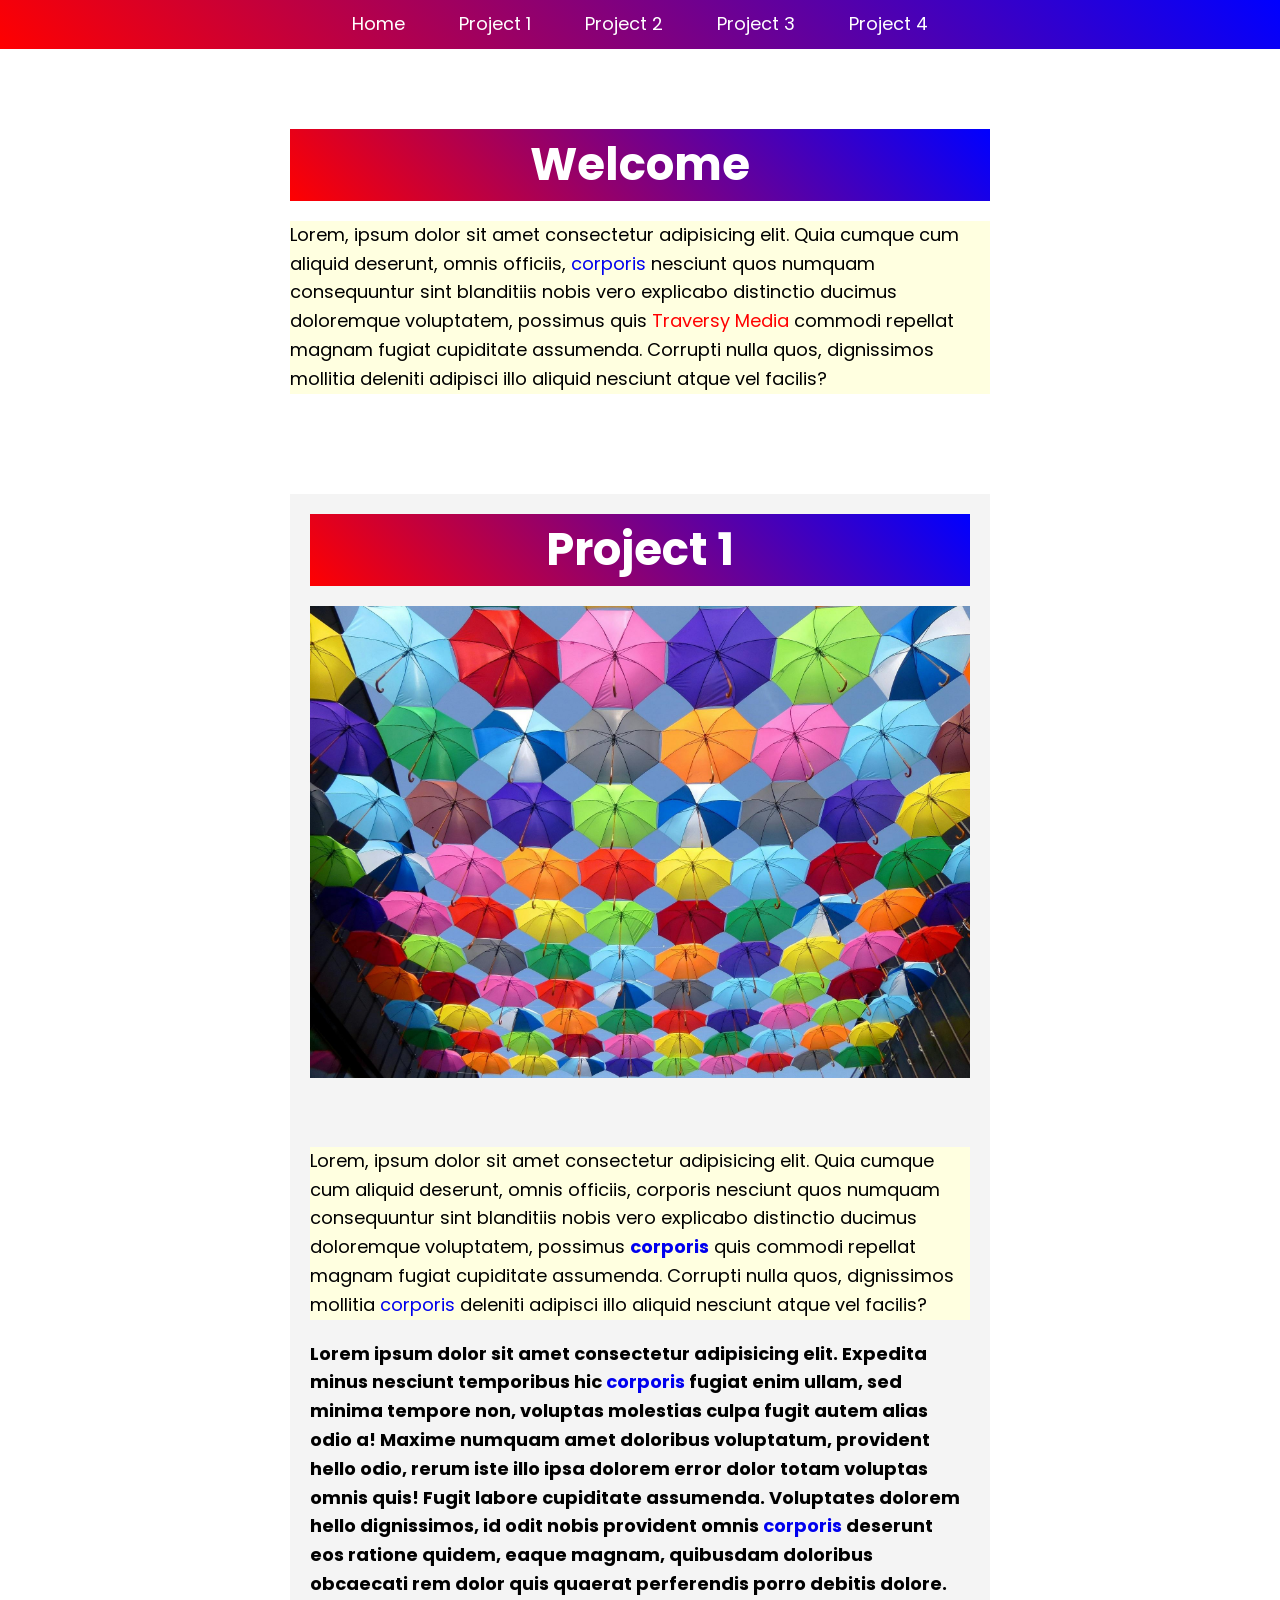
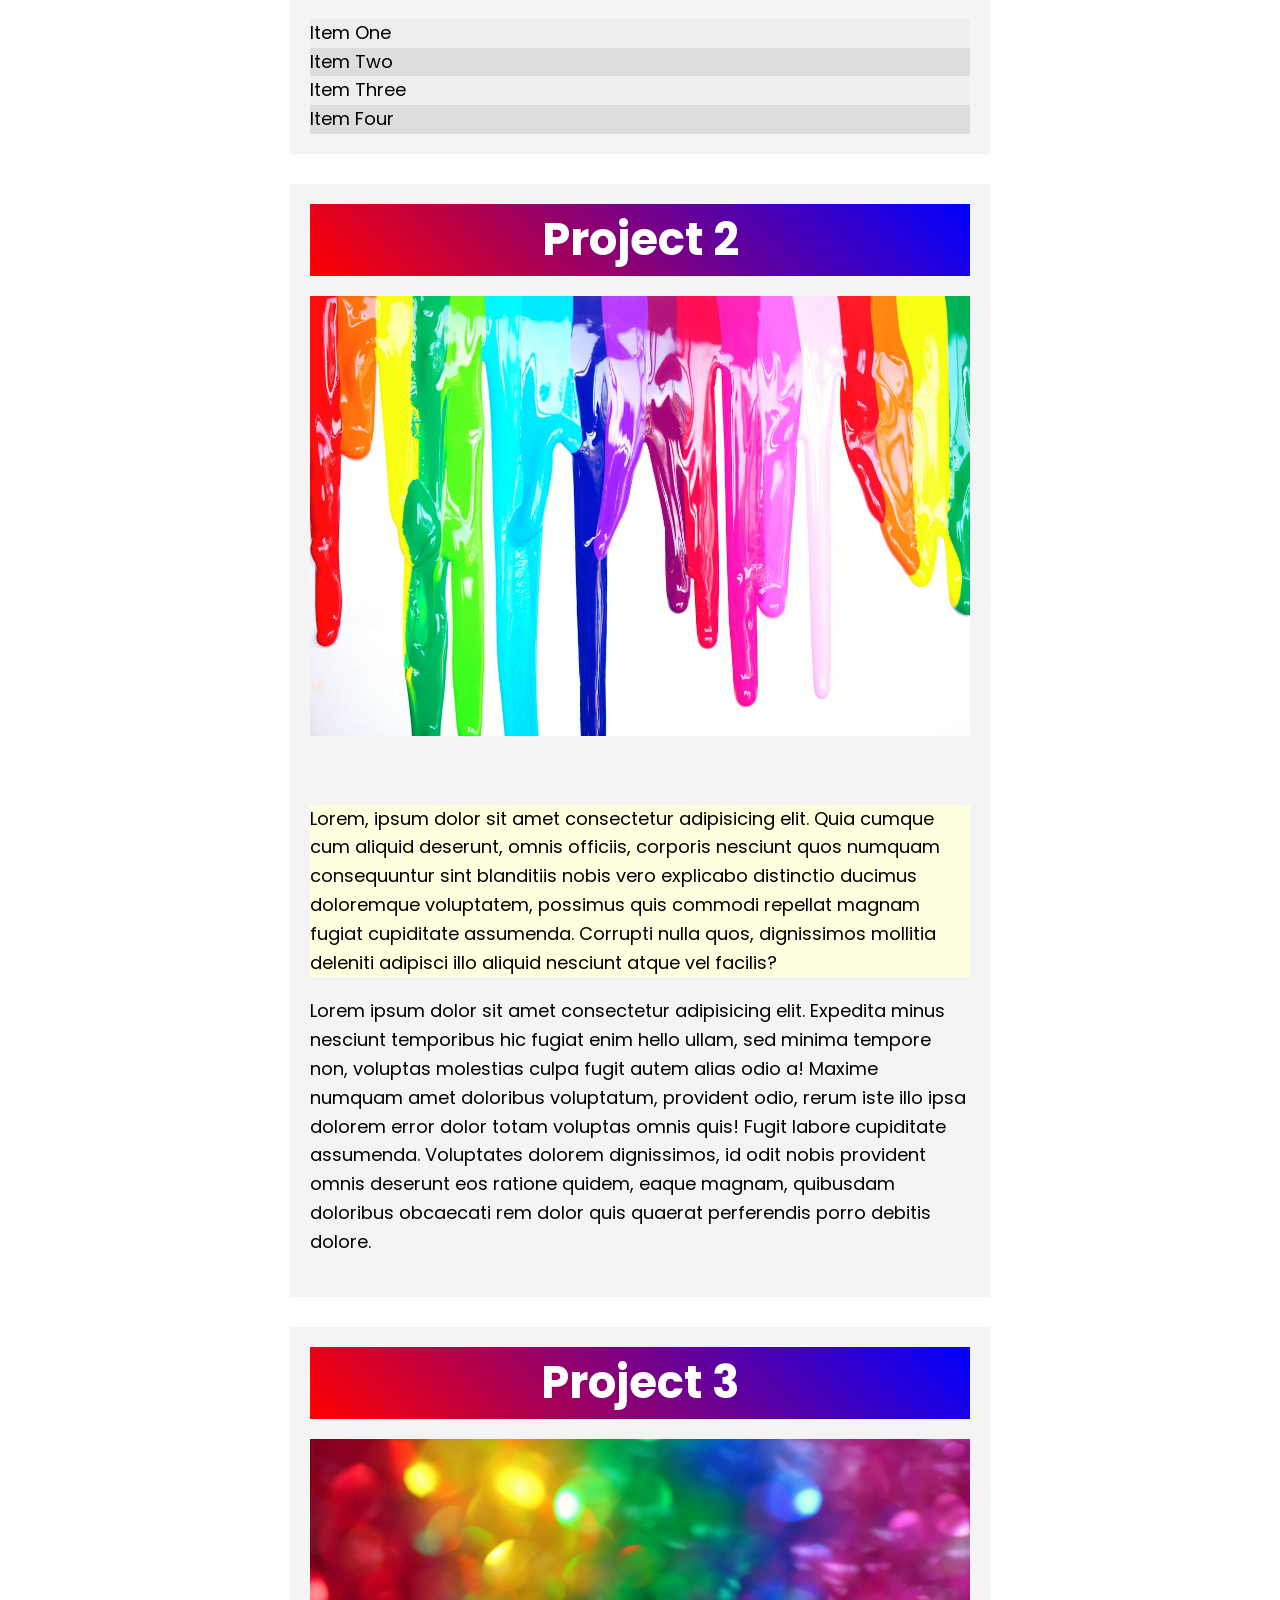
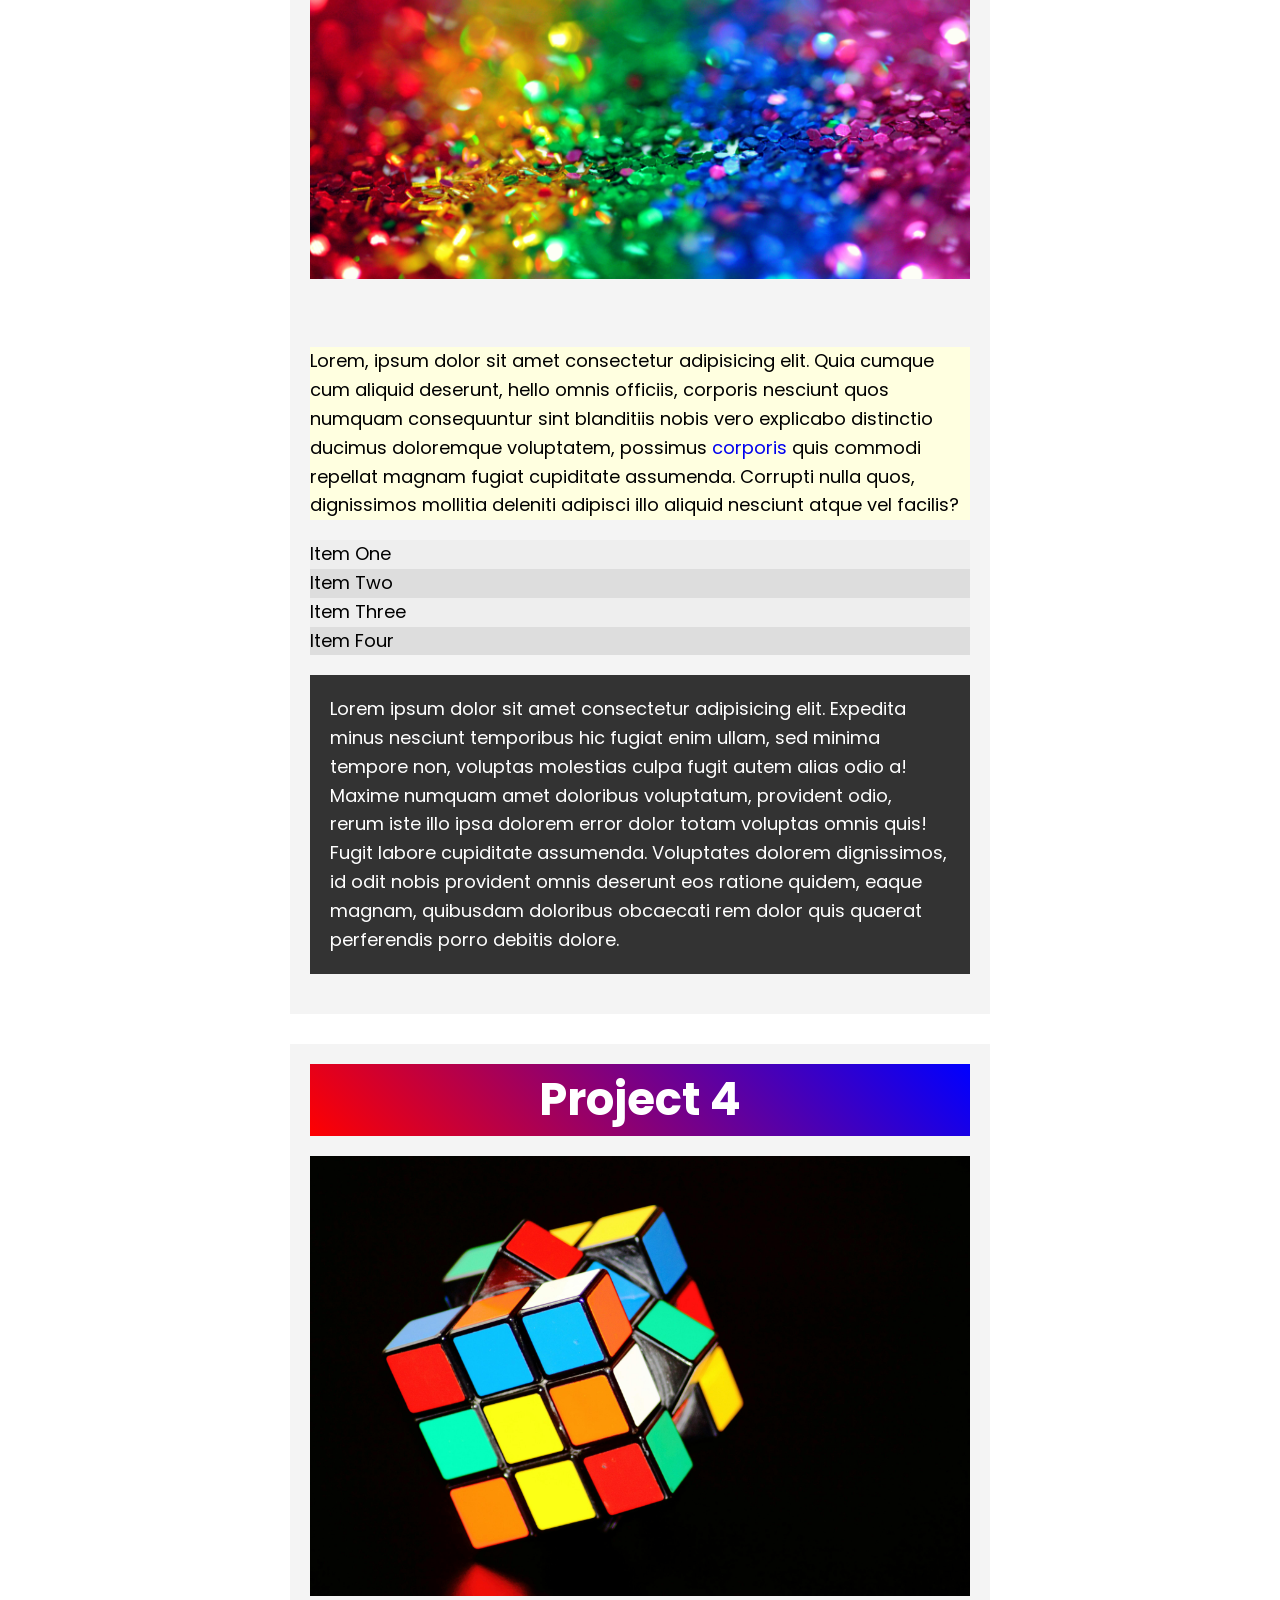
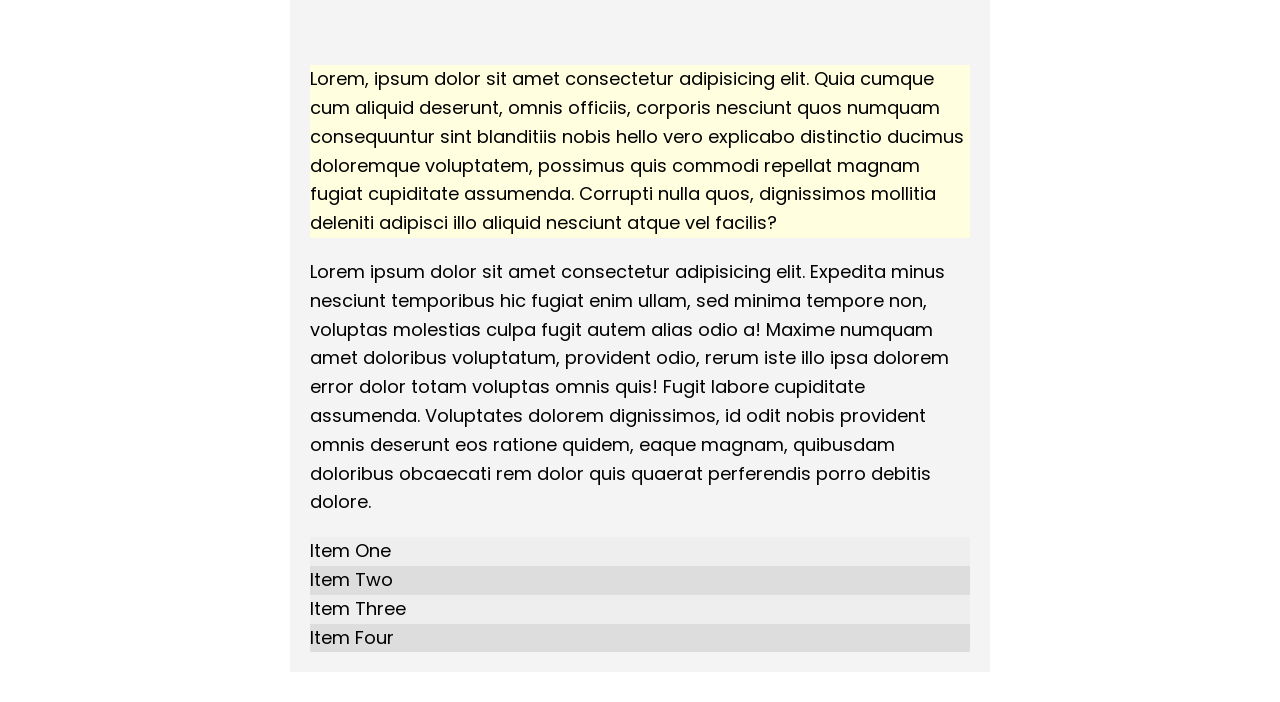
<file: 8.Section_14/index.html>
<!DOCTYPE html>
<html lang="en">
  <head>
    <meta charset="UTF-8" />
    <meta name="viewport" content="width=device-width, initial-scale=1.0" />
    <link rel="preconnect" href="https://fonts.googleapis.com" />
    <link rel="preconnect" href="https://fonts.gstatic.com" crossorigin />
    <link
      href="https://fonts.googleapis.com/css2?family=Poppins:wght@300;400;500;600;700;800&display=swap"
      rel="stylesheet"
    />
    <link rel="stylesheet" href="styles.css" />
    <title>HTML & CSS Sandbox</title>
  </head>
  <body>
    <header class="header">
      <nav class="menu">
        <ul>
          <li><a href="#home">Home</a></li>
          <li><a href="#project-1">Project 1</a></li>
          <li><a href="#project-2">Project 2</a></li>
          <li><a href="#project-3">Project 3</a></li>
          <li><a href="#project-4">Project 4</a></li>
        </ul>
      </nav>
    </header>

    <main class="container">
      <section id="home" class="section">
        <h2>Welcome</h2>
        <p>
          Lorem, ipsum dolor sit amet consectetur adipisicing elit. Quia cumque
          cum aliquid deserunt, omnis officiis,
          <a href="#">corporis</a> nesciunt quos numquam consequuntur sint
          blanditiis nobis vero explicabo distinctio ducimus doloremque
          voluptatem, possimus quis
          <a href="https://traversymedia.com">Traversy Media</a> commodi
          repellat magnam fugiat cupiditate assumenda. Corrupti nulla quos,
          dignissimos mollitia deleniti adipisci illo aliquid nesciunt atque vel
          facilis?
        </p>
      </section>

      <section id="project-1" class="section">
        <h2>Project 1</h2>
        <img src="./project1.jpg" alt="" />
        <p>
          Lorem, ipsum dolor sit amet consectetur adipisicing elit. Quia cumque
          cum aliquid deserunt, omnis officiis, corporis nesciunt quos numquam
          consequuntur sint blanditiis nobis vero explicabo distinctio ducimus
          doloremque voluptatem, possimus <a href="#">corporis</a> quis commodi
          repellat magnam fugiat cupiditate assumenda. Corrupti nulla quos,
          dignissimos mollitia <a href="#">corporis</a> deleniti adipisci illo
          aliquid nesciunt atque vel facilis?
        </p>

        <p>
          Lorem ipsum dolor sit amet consectetur adipisicing elit. Expedita
          minus nesciunt temporibus hic <a href="#">corporis</a> fugiat enim
          ullam, sed minima tempore non, voluptas molestias culpa fugit autem
          alias odio a! Maxime numquam amet doloribus voluptatum, provident
          hello odio, rerum iste illo ipsa dolorem error dolor totam voluptas
          omnis quis! Fugit labore cupiditate assumenda. Voluptates dolorem
          <span>hello</span> dignissimos, id odit nobis provident omnis
          <a href="#">corporis</a> deserunt eos ratione quidem, eaque magnam,
          quibusdam doloribus obcaecati rem dolor quis quaerat perferendis porro
          debitis dolore.
        </p>

        <ul>
          <li>Item One</li>
          <li>Item Two</li>
          <li>Item Three</li>
          <li>Item Four</li>
        </ul>
      </section>

      <section id="project-2" class="section">
        <h2>Project 2</h2>
        <img src="./project2.jpg" alt="" />
        <p>
          Lorem, ipsum dolor sit amet consectetur adipisicing elit. Quia cumque
          cum aliquid deserunt, omnis officiis, corporis nesciunt quos numquam
          consequuntur sint blanditiis nobis vero explicabo distinctio ducimus
          doloremque voluptatem, possimus quis commodi repellat magnam fugiat
          cupiditate assumenda. Corrupti nulla quos, dignissimos mollitia
          deleniti adipisci illo aliquid nesciunt atque vel facilis?
        </p>

        <p>
          Lorem ipsum dolor sit amet consectetur adipisicing elit. Expedita
          minus nesciunt temporibus hic fugiat enim hello ullam, sed minima
          tempore non, voluptas molestias culpa fugit autem alias odio a! Maxime
          numquam amet doloribus voluptatum, provident odio, rerum iste illo
          ipsa dolorem error dolor totam voluptas omnis quis! Fugit labore
          cupiditate assumenda. Voluptates dolorem dignissimos, id odit nobis
          provident omnis deserunt eos ratione quidem, eaque magnam, quibusdam
          doloribus obcaecati rem dolor quis quaerat perferendis porro debitis
          dolore.
        </p>
      </section>

      <section id="project-3" class="section">
        <h2>Project 3</h2>
        <img src="./project3.jpg" alt="" />
        <p>
          Lorem, ipsum dolor sit amet consectetur adipisicing elit. Quia cumque
          cum aliquid deserunt, <span>hello</span> omnis officiis, corporis
          nesciunt quos numquam consequuntur sint blanditiis nobis vero
          explicabo distinctio ducimus doloremque voluptatem, possimus
          <a href="#">corporis</a> quis commodi repellat magnam fugiat
          cupiditate assumenda. Corrupti nulla quos, dignissimos mollitia
          deleniti adipisci illo aliquid nesciunt atque vel facilis?
        </p>
        <ul>
          <li>Item One</li>
          <li>Item Two</li>
          <li>Item Three</li>
          <li>Item Four</li>
        </ul>
        <p>
          Lorem ipsum dolor sit amet consectetur adipisicing elit. Expedita
          minus nesciunt temporibus hic fugiat enim ullam, sed minima tempore
          non, voluptas molestias culpa fugit autem alias odio a! Maxime numquam
          amet doloribus voluptatum, provident odio, rerum iste illo ipsa
          dolorem error dolor totam voluptas omnis quis! Fugit labore cupiditate
          assumenda. Voluptates dolorem dignissimos, id odit nobis provident
          omnis deserunt eos ratione quidem, eaque magnam, quibusdam doloribus
          obcaecati rem dolor quis quaerat perferendis porro debitis dolore.
        </p>
      </section>

      <section id="project-4" class="section">
        <h2>Project 4</h2>
        <img src="./project4.jpg" alt="" />
        <p>
          Lorem, ipsum dolor sit amet consectetur adipisicing elit. Quia cumque
          cum aliquid deserunt, omnis officiis, corporis nesciunt quos numquam
          consequuntur sint blanditiis nobis <span>hello</span> vero explicabo
          distinctio ducimus doloremque voluptatem, possimus quis commodi
          repellat magnam fugiat cupiditate assumenda. Corrupti nulla quos,
          dignissimos mollitia deleniti adipisci illo aliquid nesciunt atque vel
          facilis?
        </p>

        <p>
          Lorem ipsum dolor sit amet consectetur adipisicing elit. Expedita
          minus nesciunt temporibus hic fugiat enim ullam, sed minima tempore
          non, voluptas molestias culpa fugit autem alias odio a! Maxime numquam
          amet doloribus voluptatum, provident odio, rerum iste illo ipsa
          dolorem error dolor totam voluptas omnis quis! Fugit labore cupiditate
          assumenda. Voluptates dolorem dignissimos, id odit nobis provident
          omnis deserunt eos ratione quidem, eaque magnam, quibusdam doloribus
          obcaecati rem dolor quis quaerat perferendis porro debitis dolore.
        </p>

        <ul>
          <li>Item One</li>
          <li>Item Two</li>
          <li>Item Three</li>
          <li>Item Four</li>
        </ul>
      </section>
    </main>
  </body>
</html>
</file>
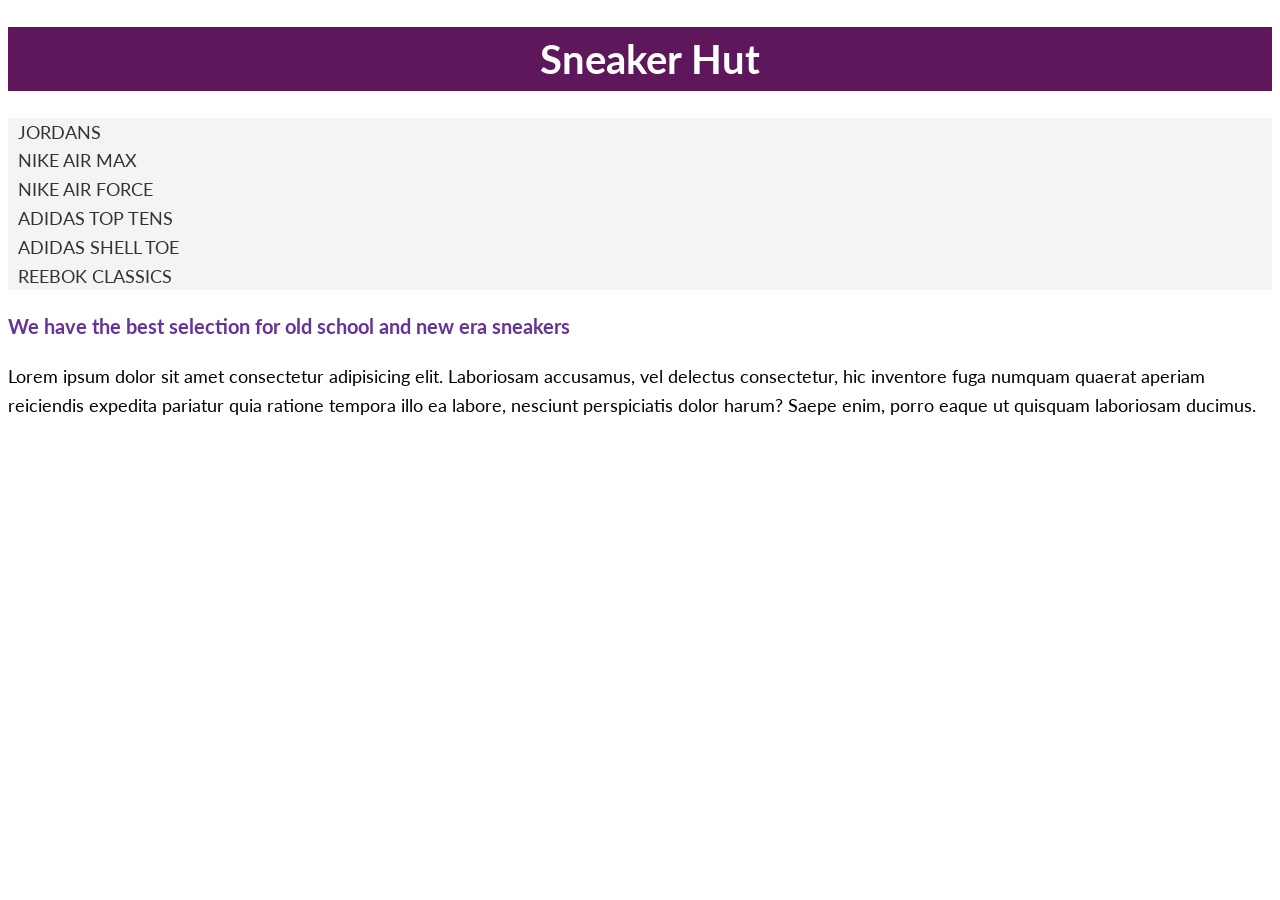
<file: Section_5/index.html>
<!DOCTYPE html>
<html lang="en">
  <head>
    <meta charset="UTF-8" />
    <meta name="viewport" content="width=device-width, initial-scale=1.0" />
    <link rel="preconnect" href="https://fonts.googleapis.com" />
    <link rel="preconnect" href="https://fonts.gstatic.com" crossorigin />
    <link
      href="https://fonts.googleapis.com/css2?family=Lato:wght@300;400;700&display=swap"
      rel="stylesheet"
    />
    <link rel="stylesheet" href="styles.css" />
    <title>HTML & CSS Sandbox</title>
  </head>
  <body>
    <header class="header">
      <h1>Sneaker Hut</h1>
    </header>

    <nav>
      <ul class="main-menu">
        <li><a href="#">Jordans</a></li>
        <li><a href="#">Nike Air Max</a></li>
        <li><a href="#">Nike Air Force</a></li>
        <li><a href="#">Adidas Top Tens</a></li>
        <li><a href="#">Adidas Shell Toe</a></li>
        <li><a href="#">Reebok Classics</a></li>
      </ul>
    </nav>

    <section>
      <p class="lead">
        We have the best selection for old school and new era sneakers
      </p>

      <p>
        Lorem ipsum dolor sit amet consectetur adipisicing elit. Laboriosam
        accusamus, vel delectus consectetur, hic inventore fuga numquam quaerat
        aperiam reiciendis expedita pariatur quia ratione tempora illo ea
        labore, nesciunt perspiciatis dolor harum? Saepe enim, porro eaque ut
        quisquam laboriosam ducimus.
      </p>
    </section>
  </body>
</html>
</file>
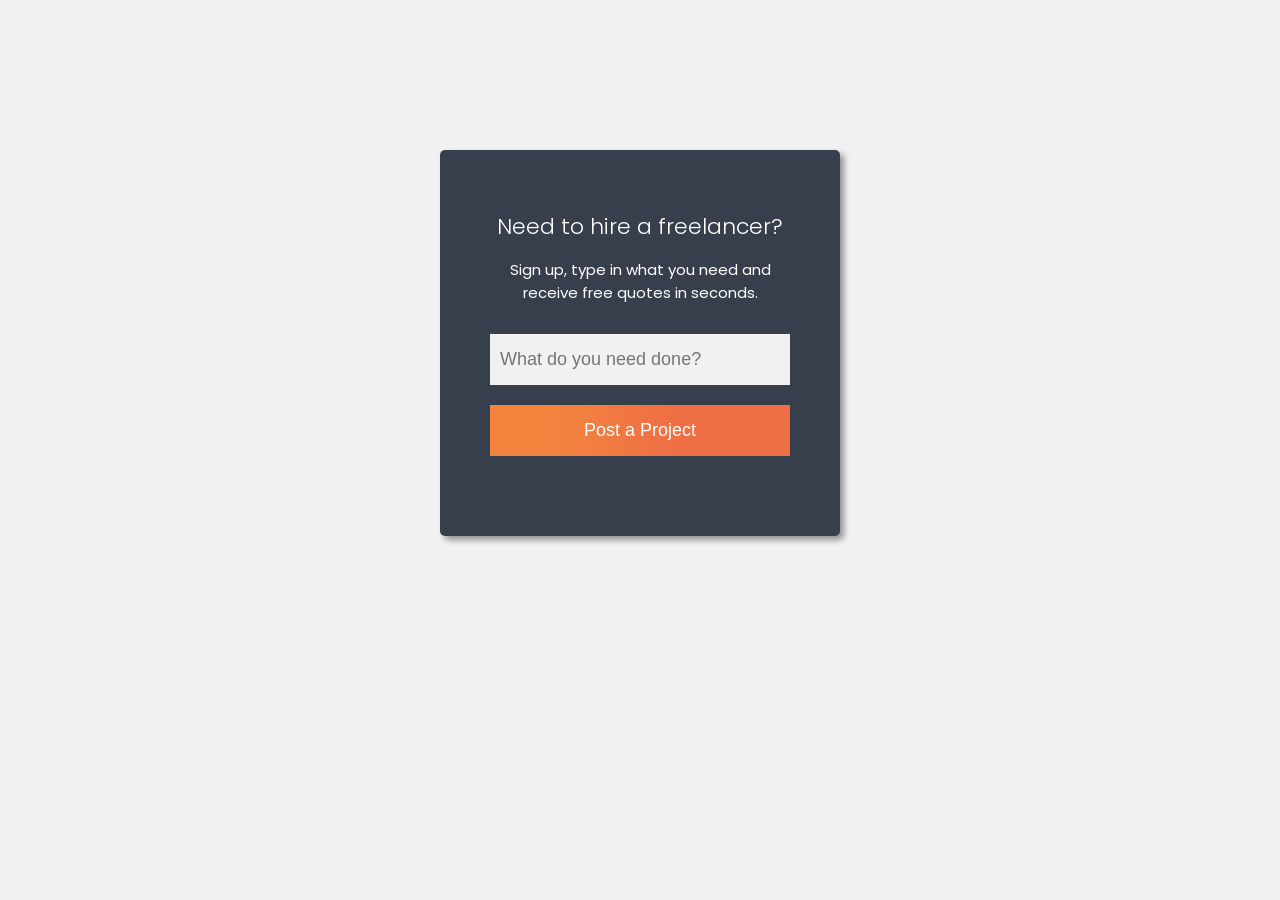
<file: Section_6.1/index.html>
<!DOCTYPE html>
<html lang="en">
  <head>
    <meta charset="UTF-8" />
    <meta name="viewport" content="width=device-width, initial-scale=1.0" />
    <link rel="preconnect" href="https://fonts.googleapis.com" />
    <link rel="preconnect" href="https://fonts.gstatic.com" crossorigin />
    <link
      href="https://fonts.googleapis.com/css2?family=Poppins:wght@300;400;500;600;700;800&display=swap"
      rel="stylesheet"
    />
    <link rel="stylesheet" href="styles.css" />
    <title>HTML & CSS Sandbox</title>
  </head>
  <body>
    <main class="container">
      <div class="card">
        <h1>Need to hire a freelancer?</h1>
        <p>
          Sign up, type in what you need and receive free quotes in seconds.
        </p>
        <form>
          <div class="form-group">
            <input
              type="text"
              id="text"
              name="text"
              placeholder="What do you need done?"
            />
          </div>
          <div class="form-group">
            <button type="submit">Post a Project</button>
          </div>
        </form>
      </div>
    </main>
  </body>
</html>
</file>
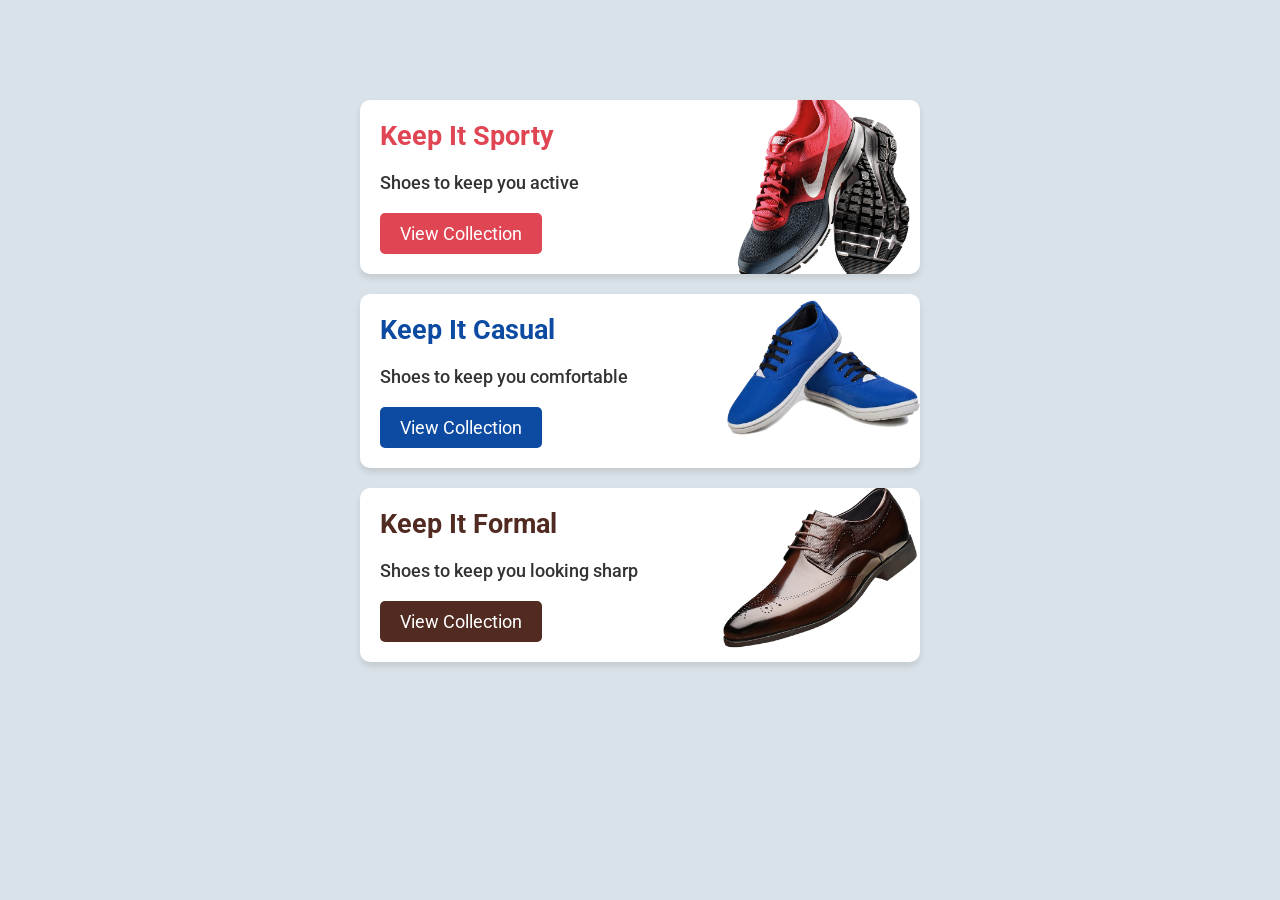
<file: Section_6.2/index.html>
<!DOCTYPE html>
<html lang="en">
  <head>
    <meta charset="UTF-8" />
    <meta name="viewport" content="width=device-width, initial-scale=1.0" />
    <link rel="preconnect" href="https://fonts.googleapis.com" />
    <link rel="preconnect" href="https://fonts.gstatic.com" crossorigin />
    <link
      href="https://fonts.googleapis.com/css2?family=Roboto:wght@400;500;700&display=swap"
      rel="stylesheet"
    />
    <link rel="stylesheet" href="styles.css" />
    <title>HTML & CSS Sandbox</title>
  </head>
  <body>
    <div class="container">
      <div class="card card-sporty">
        <h2>Keep It Sporty</h2>
        <p>Shoes to keep you active</p>
        <a href="#">View Collection</a>
      </div>
      <div class="card card-casual">
        <h2>Keep It Casual</h2>
        <p>Shoes to keep you comfortable</p>
        <a href="#">View Collection</a>
      </div>
      <div class="card card-formal">
        <h2>Keep It Formal</h2>
        <p>Shoes to keep you looking sharp</p>
        <a href="#">View Collection</a>
      </div>
    </div>
  </body>
</html>
</file>
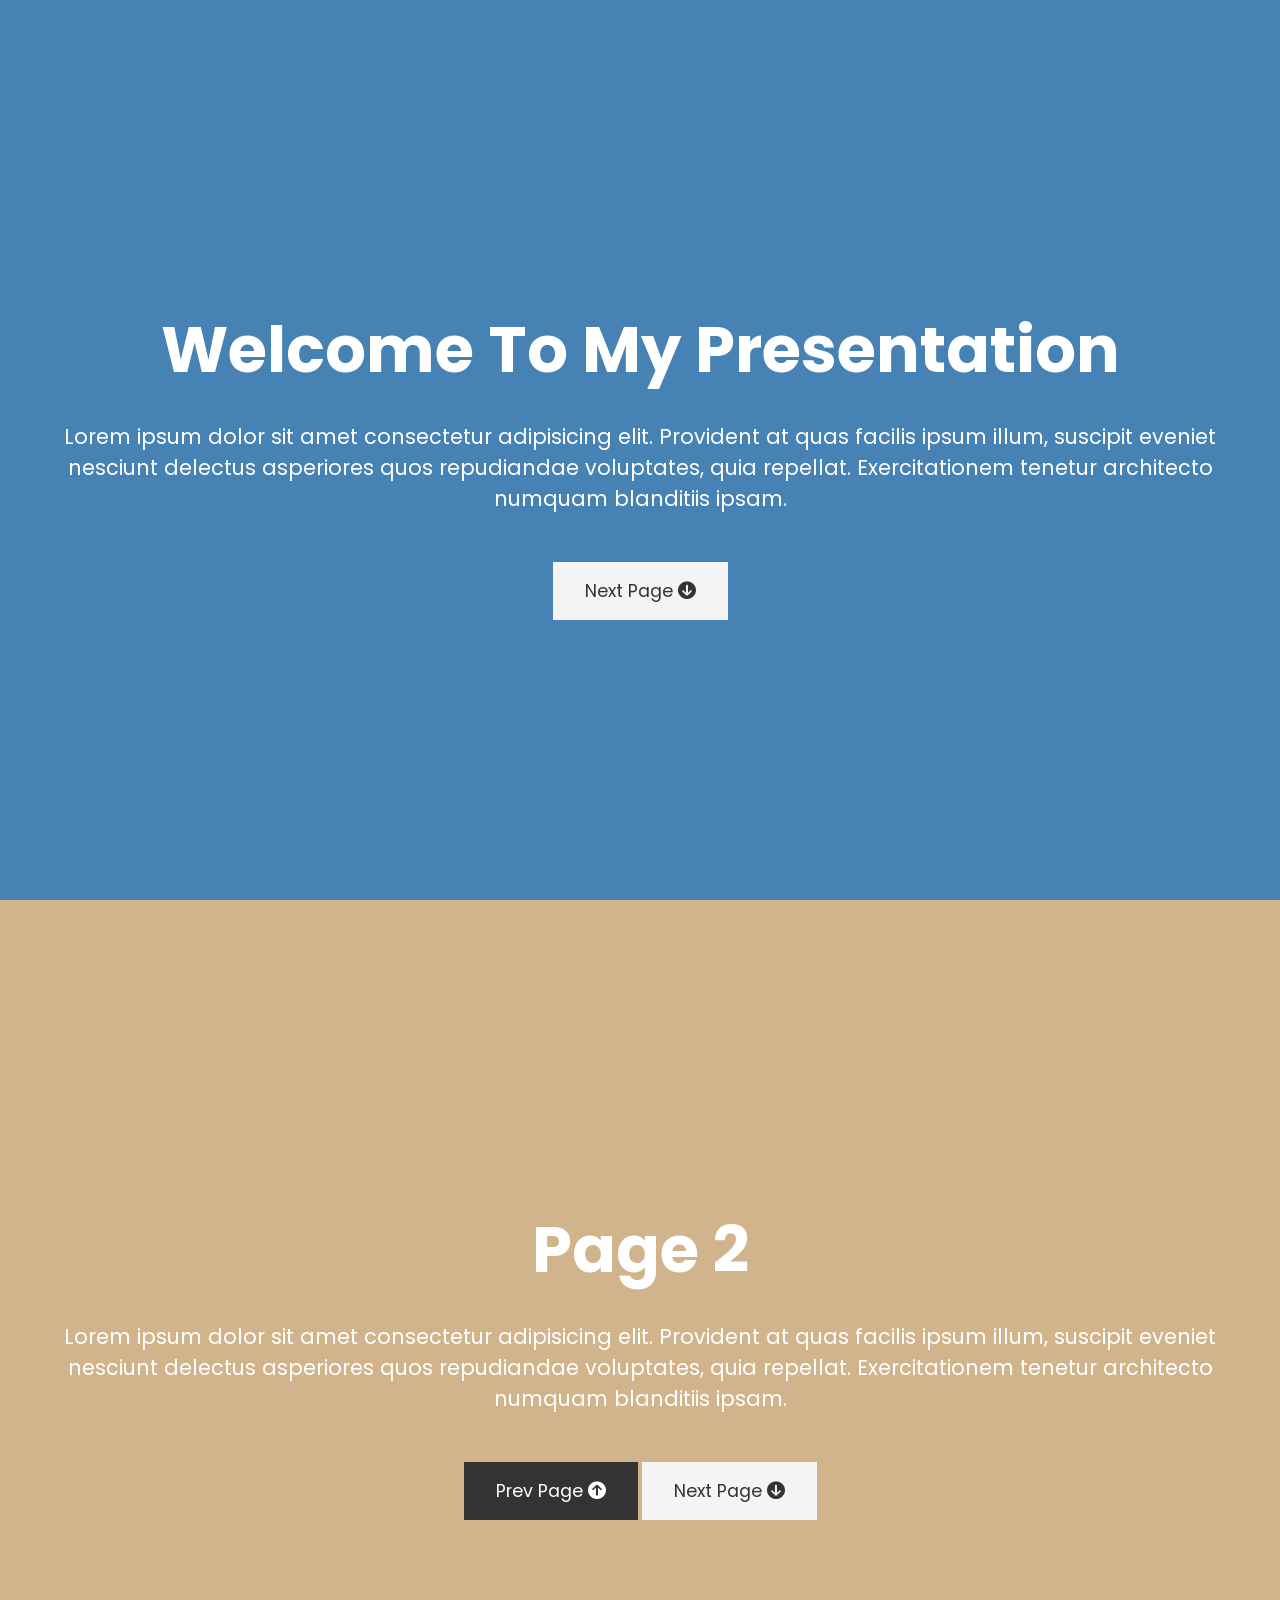
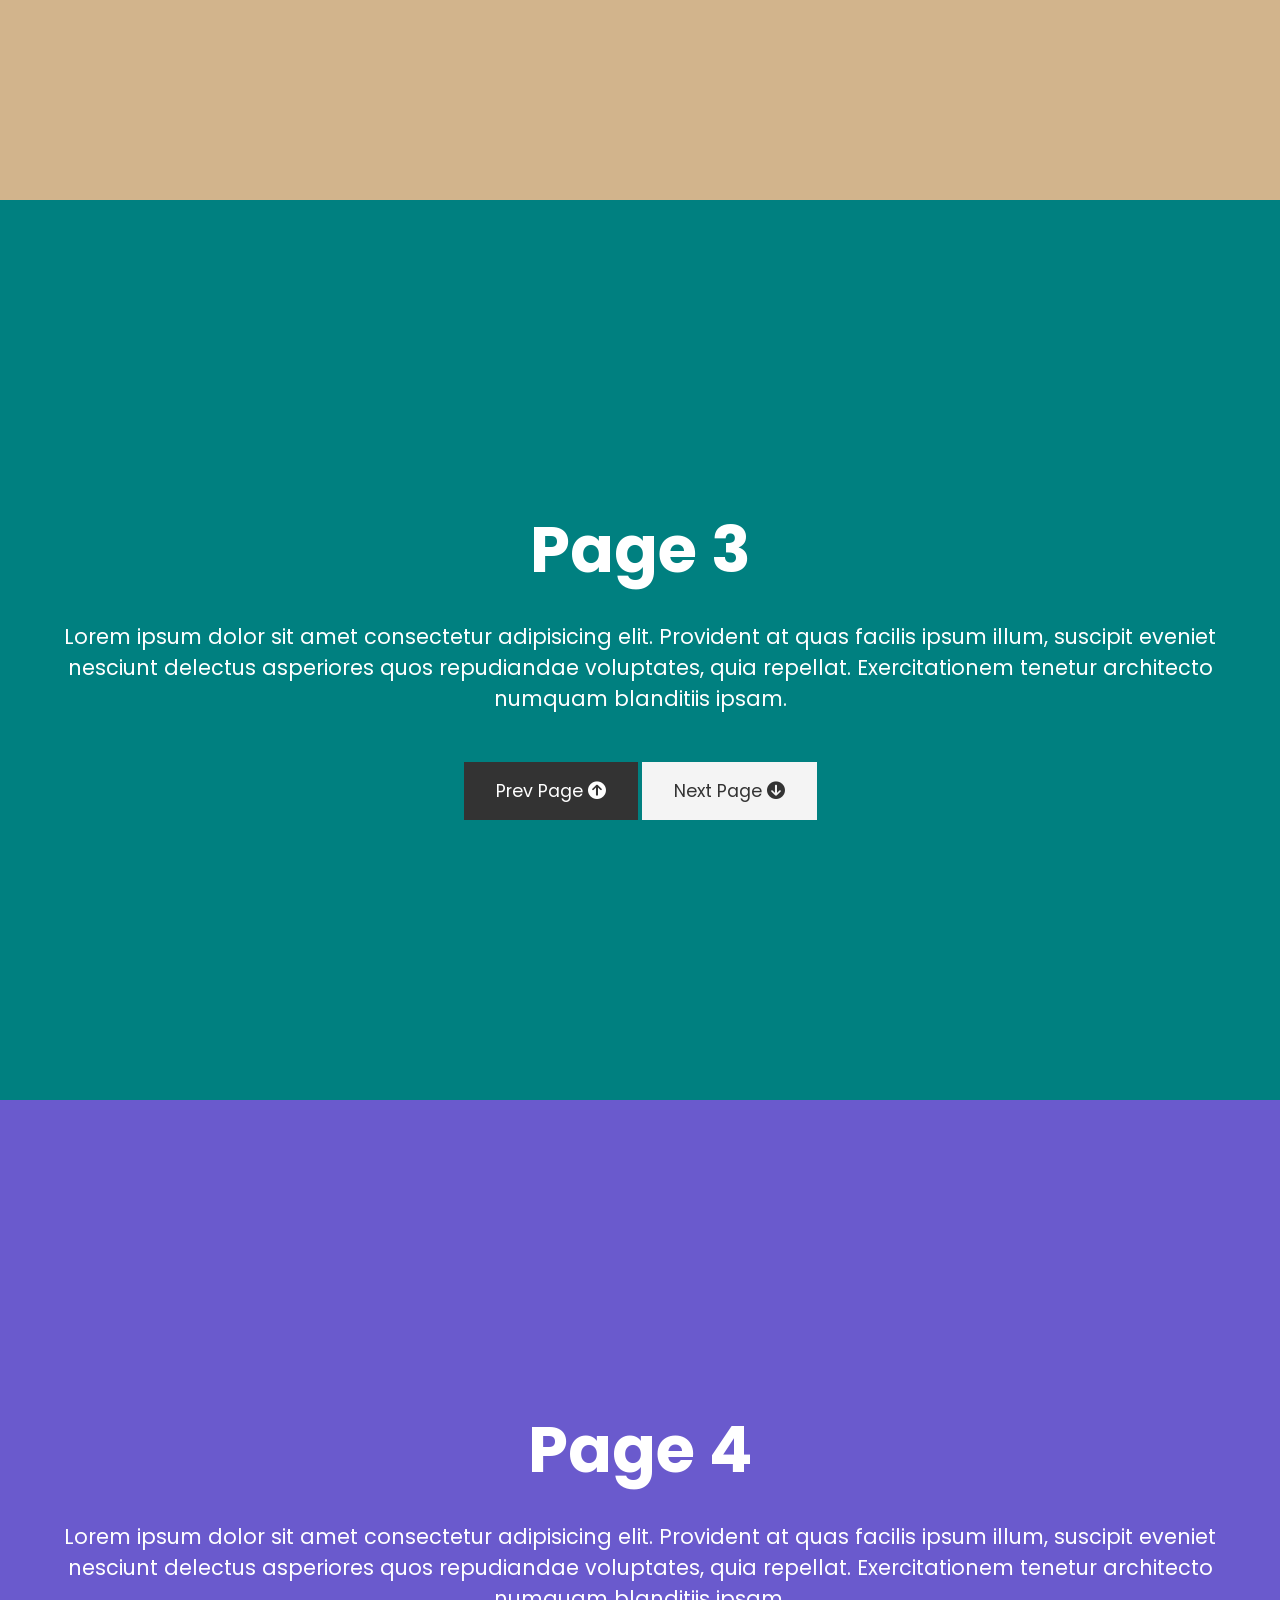
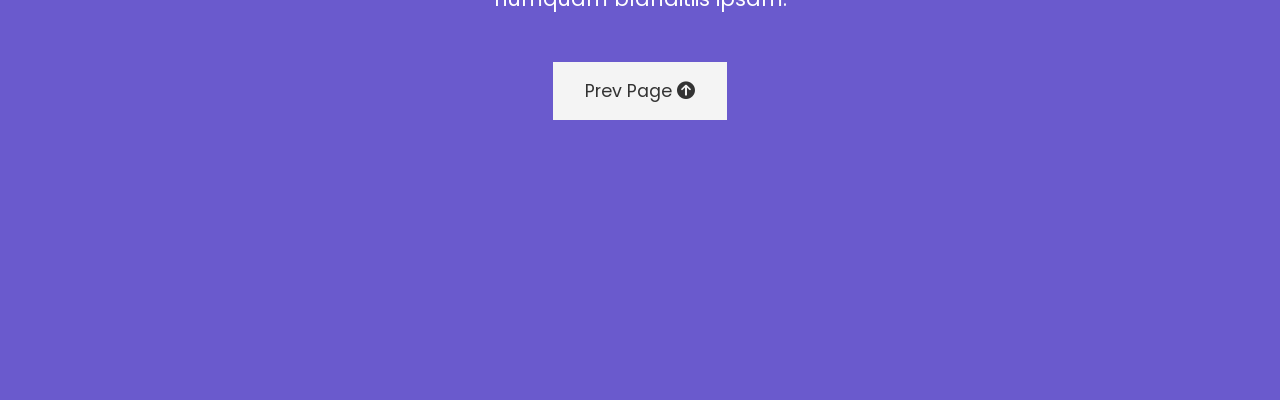
<file: 10.Section_16/160.presentation_website_1/index.html>
<!DOCTYPE html>
<html lang="en">
  <head>
    <meta charset="UTF-8" />
    <meta name="viewport" content="width=device-width, initial-scale=1.0" />
    <link rel="preconnect" href="https://fonts.googleapis.com" />
    <link rel="preconnect" href="https://fonts.gstatic.com" crossorigin />
    <link
      href="https://fonts.googleapis.com/css2?family=Poppins:wght@300;400;500;600;700;800&display=swap"
      rel="stylesheet"
    />
    <link
      rel="stylesheet"
      href="https://cdnjs.cloudflare.com/ajax/libs/font-awesome/6.5.2/css/all.min.css"
      integrity="sha512-SnH5WK+bZxgPHs44uWIX+LLJAJ9/2PkPKZ5QiAj6Ta86w+fsb2TkcmfRyVX3pBnMFcV7oQPJkl9QevSCWr3W6A=="
      crossorigin="anonymous"
      referrerpolicy="no-referrer"
    />
    <link rel="stylesheet" href="styles.css" />
    <title>HTML & CSS Sandbox</title>
  </head>
  <body>
    <!-- Page 1 -->
    <section id="page-1" class="page">
      <h1>Welcome To My Presentation</h1>
      <p>
        Lorem ipsum dolor sit amet consectetur adipisicing elit. Provident at
        quas facilis ipsum illum, suscipit eveniet nesciunt delectus asperiores
        quos repudiandae voluptates, quia repellat. Exercitationem tenetur
        architecto numquam blanditiis ipsam.
      </p>
      <div>
        <a href="#page-2" class="btn">
          Next Page <i class="fas fa-arrow-circle-down"></i
        ></a>
      </div>
    </section>

    <!-- Page 2 -->
    <section id="page-2" class="page">
      <h1>Page 2</h1>
      <p>
        Lorem ipsum dolor sit amet consectetur adipisicing elit. Provident at
        quas facilis ipsum illum, suscipit eveniet nesciunt delectus asperiores
        quos repudiandae voluptates, quia repellat. Exercitationem tenetur
        architecto numquam blanditiis ipsam.
      </p>
      <div>
        <a href="#page-1" class="btn btn-dark">
          Prev Page <i class="fas fa-arrow-circle-up"></i
        ></a>
        <a href="#page-3" class="btn">
          Next Page <i class="fas fa-arrow-circle-down"></i
        ></a>
      </div>
    </section>

    <!-- Page 3 -->
    <section id="page-3" class="page">
      <h1>Page 3</h1>
      <p>
        Lorem ipsum dolor sit amet consectetur adipisicing elit. Provident at
        quas facilis ipsum illum, suscipit eveniet nesciunt delectus asperiores
        quos repudiandae voluptates, quia repellat. Exercitationem tenetur
        architecto numquam blanditiis ipsam.
      </p>
      <div>
        <a href="#page-2" class="btn btn-dark">
          Prev Page <i class="fas fa-arrow-circle-up"></i
        ></a>
        <a href="#page-4" class="btn">
          Next Page <i class="fas fa-arrow-circle-down"></i
        ></a>
      </div>
    </section>

    <!-- Page 4 -->
    <section id="page-4" class="page">
      <h1>Page 4</h1>
      <p>
        Lorem ipsum dolor sit amet consectetur adipisicing elit. Provident at
        quas facilis ipsum illum, suscipit eveniet nesciunt delectus asperiores
        quos repudiandae voluptates, quia repellat. Exercitationem tenetur
        architecto numquam blanditiis ipsam.
      </p>
      <div>
        <a href="#page-3" class="btn">
          Prev Page <i class="fas fa-arrow-circle-up"></i
        ></a>
      </div>
    </section>
  </body>
</html>
</file>
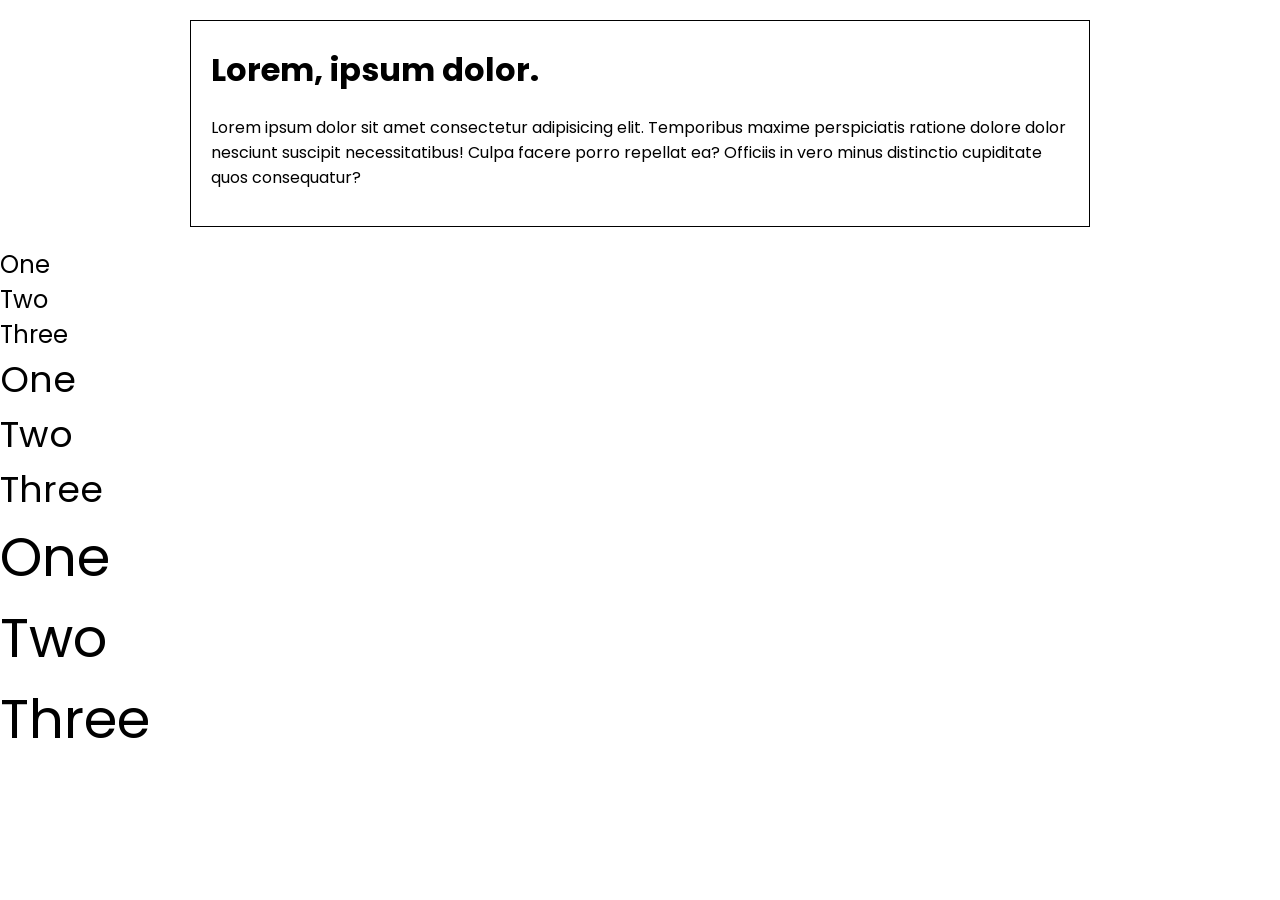
<file: 4.Section_8/79.rem_em_units/index.html>
<!DOCTYPE html>
<html lang="en">
  <head>
    <meta charset="UTF-8" />
    <meta name="viewport" content="width=device-width, initial-scale=1.0" />
    <link rel="preconnect" href="https://fonts.googleapis.com" />
    <link rel="preconnect" href="https://fonts.gstatic.com" crossorigin />
    <link
      href="https://fonts.googleapis.com/css2?family=Poppins:wght@300;400;500;600;700;800&display=swap"
      rel="stylesheet"
    />
    <link rel="stylesheet" href="styles.css" />
    <title>HTML & CSS Sandbox</title>
  </head>
  <body>
    <div class="container">
      <h1>Lorem, ipsum dolor.</h1>
      <p>
        Lorem ipsum dolor sit amet consectetur adipisicing elit. Temporibus
        maxime perspiciatis ratione dolore dolor nesciunt suscipit
        necessitatibus! Culpa facere porro repellat ea? Officiis in vero minus
        distinctio cupiditate quos consequatur?
      </p>
    </div>

    <ul>
      <li>One</li>
      <li>Two</li>
      <li>Three</li>
      <ul>
        <li>One</li>
        <li>Two</li>
        <li>Three</li>
        <ul>
          <li>One</li>
          <li>Two</li>
          <li>Three</li>
        </ul>
      </ul>
    </ul>
  </body>
</html>
</file>
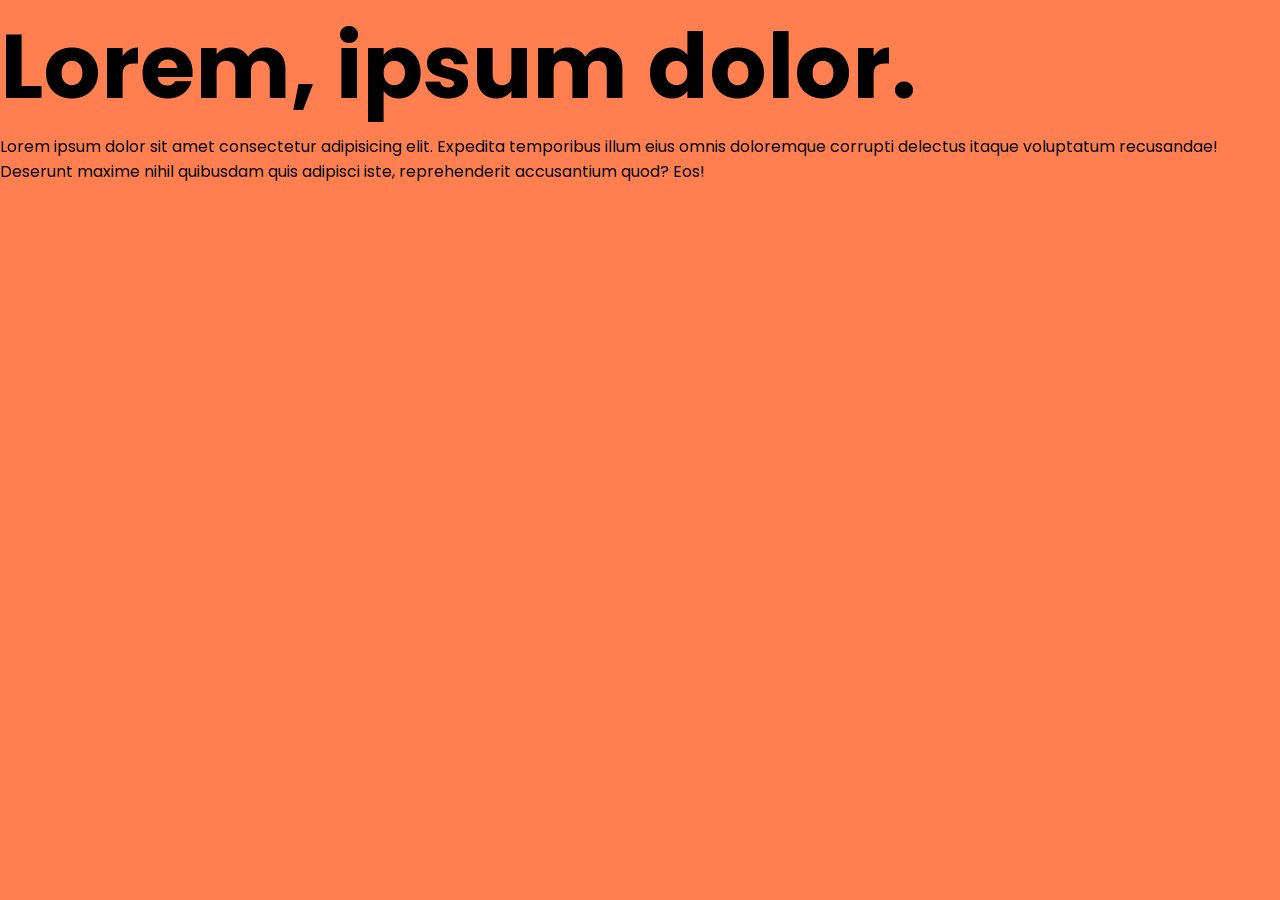
<file: 4.Section_8/80.viewport_units/index.html>
<!DOCTYPE html>
<html lang="en">
  <head>
    <meta charset="UTF-8" />
    <meta name="viewport" content="width=device-width, initial-scale=1.0" />
    <link rel="preconnect" href="https://fonts.googleapis.com" />
    <link rel="preconnect" href="https://fonts.gstatic.com" crossorigin />
    <link
      href="https://fonts.googleapis.com/css2?family=Poppins:wght@300;400;500;600;700;800&display=swap"
      rel="stylesheet"
    />
    <link rel="stylesheet" href="styles.css" />
    <title>HTML & CSS Sandbox</title>
  </head>
  <body>
    <div class="container">
      <h1>Lorem, ipsum dolor.</h1>
      <p>
        Lorem ipsum dolor sit amet consectetur adipisicing elit. Expedita
        temporibus illum eius omnis doloremque corrupti delectus itaque
        voluptatum recusandae! Deserunt maxime nihil quibusdam quis adipisci
        iste, reprehenderit accusantium quod? Eos!
      </p>
    </div>
  </body>
</html>
</file>
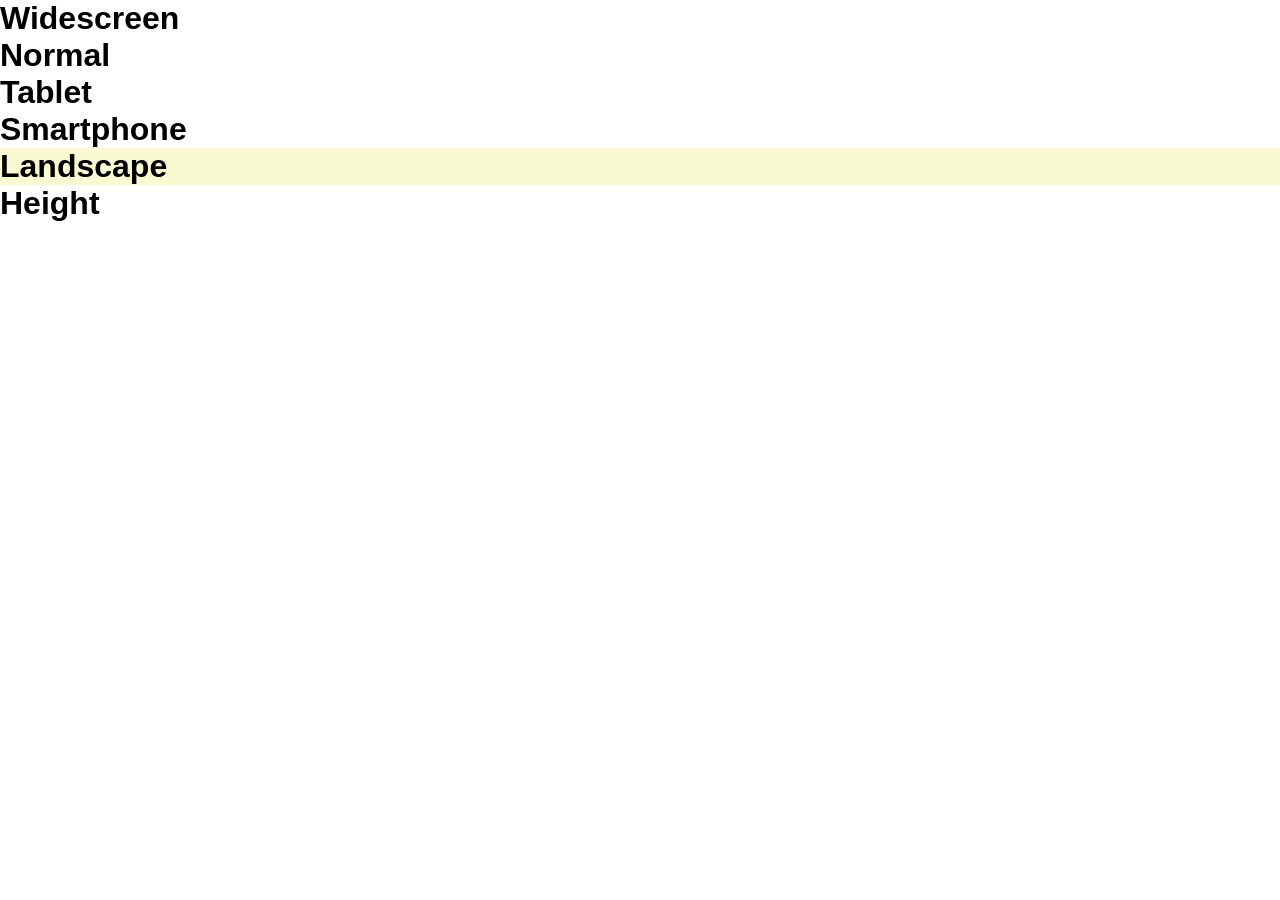
<file: 4.Section_8/81.media_queires/index.html>
<!DOCTYPE html>
<html lang="en">
  <head>
    <meta charset="UTF-8" />
    <meta name="viewport" content="width=device-width, initial-scale=1.0" />
    <link rel="stylesheet" href="styles.css" />
    <title>HTML & CSS Sandbox</title>
  </head>
  <body>
    <div class="widescreen"><h1>Widescreen</h1></div>
    <div class="normal"><h1>Normal</h1></div>
    <div class="tablet"><h1>Tablet</h1></div>
    <div class="smartphone"><h1>Smartphone</h1></div>
    <div class="landscape"><h1>Landscape</h1></div>
    <div class="height"><h1>Height</h1></div>
  </body>
</html>
</file>
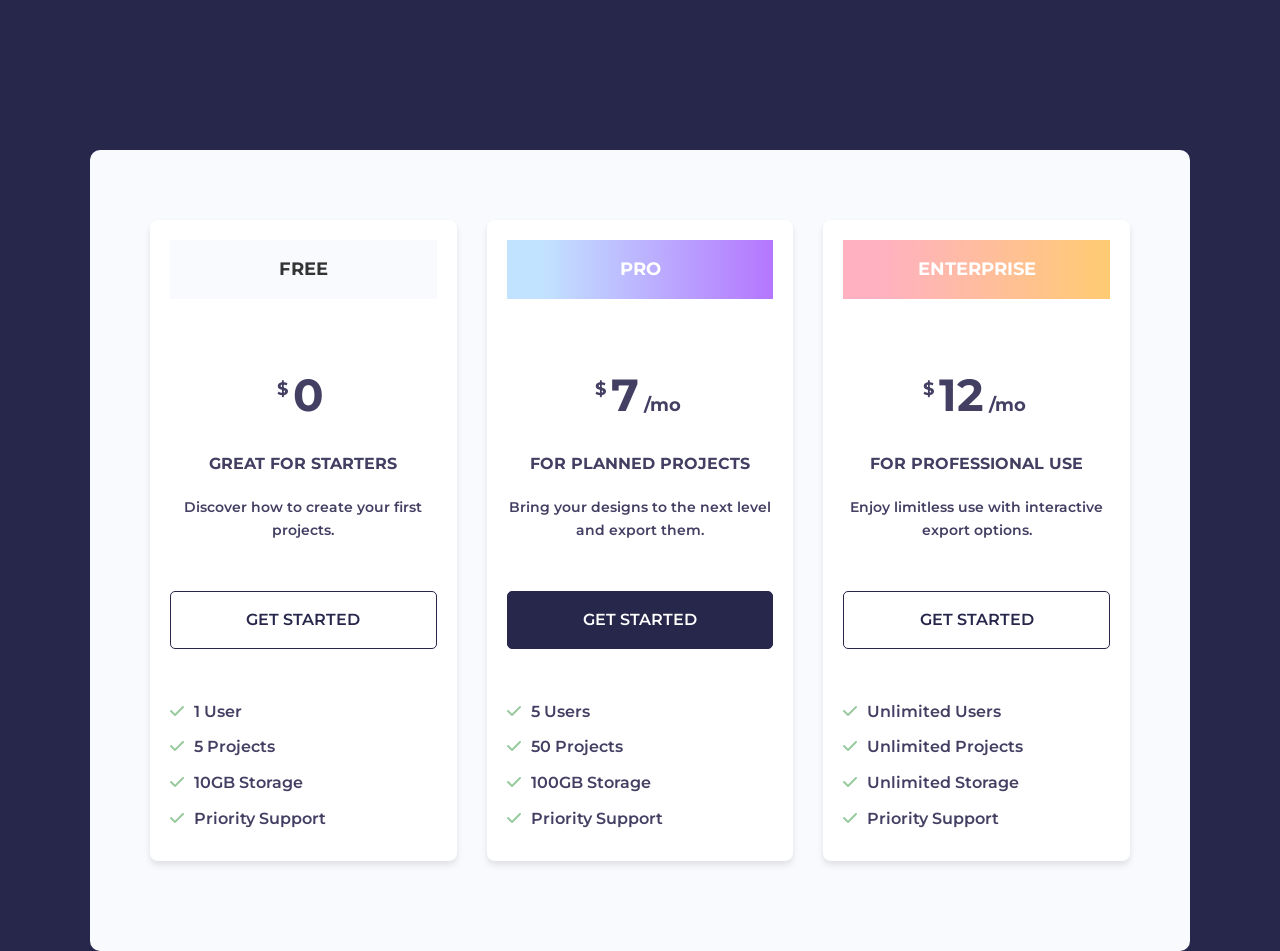
<file: 4.Section_8/82.responsive_pricing_grid/index.html>
<!DOCTYPE html>
<html lang="en">
  <head>
    <meta charset="UTF-8" />
    <meta name="viewport" content="width=device-width, initial-scale=1.0" />
    <link rel="preconnect" href="https://fonts.googleapis.com" />
    <link rel="preconnect" href="https://fonts.gstatic.com" crossorigin />
    <link
      href="https://fonts.googleapis.com/css2?family=Montserrat:ital,wght@0,100..900;1,100..900&display=swap"
      rel="stylesheet"
    />
    <link
      rel="stylesheet"
      href="https://cdnjs.cloudflare.com/ajax/libs/font-awesome/6.5.2/css/all.min.css"
      integrity="sha512-SnH5WK+bZxgPHs44uWIX+LLJAJ9/2PkPKZ5QiAj6Ta86w+fsb2TkcmfRyVX3pBnMFcV7oQPJkl9QevSCWr3W6A=="
      crossorigin="anonymous"
      referrerpolicy="no-referrer"
    />
    <link rel="stylesheet" href="styles.css" />
    <title>Pricing</title>
  </head>
  <body>
    <!-- https://www.uidesigndaily.com/posts/sketch-pricing-cards-ui-design-card-day-1352 -->
    <div class="container">
      <div class="pricing">
        <div class="card card-free">
          <h2>Free</h2>
          <p class="price"><sup class="dollar">$</sup>0</p>
          <p class="price-info"><strong>Great For Starters</strong></p>
          <p class="main-text">Discover how to create your first projects.</p>
          <a href="#" class="btn">Get Started</a>
          <ul>
            <li><i class="fas fa-check"></i>1 User</li>
            <li><i class="fas fa-check"></i>5 Projects</li>
            <li><i class="fas fa-check"></i>10GB Storage</li>
            <li><i class="fas fa-check"></i>Priority Support</li>
          </ul>
        </div>
        <div class="card card-pro">
          <h2>Pro</h2>
          <p class="price">
            <sup class="dollar">$</sup>7<span class="month">/mo</span>
          </p>
          <p class="price-info"><strong>For Planned Projects</strong></p>
          <p class="main-text">
            Bring your designs to the next level and export them.
          </p>
          <a href="#" class="btn btn-primary">Get Started</a>
          <ul>
            <li><i class="fas fa-check"></i>5 Users</li>
            <li><i class="fas fa-check"></i>50 Projects</li>
            <li><i class="fas fa-check"></i>100GB Storage</li>
            <li><i class="fas fa-check"></i>Priority Support</li>
          </ul>
        </div>
        <div class="card card-enterprise">
          <h2>Enterprise</h2>
          <p class="price">
            <sup class="dollar">$</sup>12<span class="month">/mo</span>
          </p>
          <p class="price-info"><strong>For Professional Use</strong></p>
          <p class="main-text">
            Enjoy limitless use with interactive export options.
          </p>
          <a href="#" class="btn">Get Started</a>
          <ul>
            <li><i class="fas fa-check"></i>Unlimited Users</li>
            <li><i class="fas fa-check"></i>Unlimited Projects</li>
            <li><i class="fas fa-check"></i>Unlimited Storage</li>
            <li><i class="fas fa-check"></i>Priority Support</li>
          </ul>
        </div>
      </div>
    </div>
  </body>
</html>
</file>
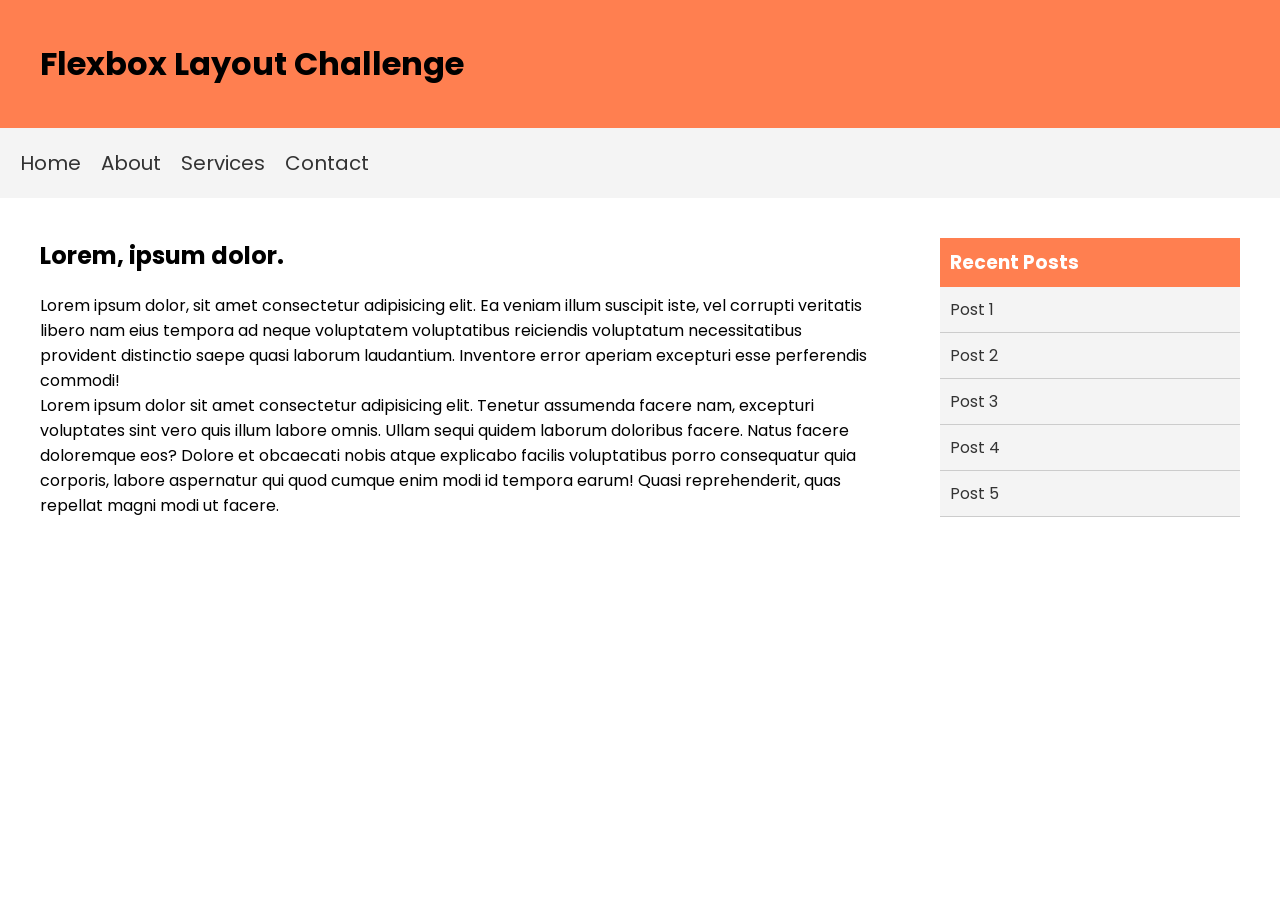
<file: 4.Section_8/83.responsive_flexbox/index.html>
<!DOCTYPE html>
<html lang="en">
  <head>
    <meta charset="UTF-8" />
    <meta name="viewport" content="width=device-width, initial-scale=1.0" />
    <link rel="preconnect" href="https://fonts.googleapis.com" />
    <link rel="preconnect" href="https://fonts.gstatic.com" crossorigin />
    <link
      href="https://fonts.googleapis.com/css2?family=Poppins:wght@300;400;500;600;700;800&display=swap"
      rel="stylesheet"
    />
    <link rel="stylesheet" href="styles.css" />
    <title>HTML & CSS Sandbox</title>
  </head>
  <body>
    <header class="header">
      <h1>Flexbox Layout Challenge</h1>
    </header>
    <nav>
      <ul class="main-menu">
        <li><a href="#">Home</a></li>
        <li><a href="#">About</a></li>
        <li><a href="#">Services</a></li>
        <li class="last-list-item"><a href="#">Contact</a></li>
      </ul>
    </nav>
    <main class="main">
      <section>
        <h2>Lorem, ipsum dolor.</h2>
        <p>
          Lorem ipsum dolor, sit amet consectetur adipisicing elit. Ea veniam
          illum suscipit iste, vel corrupti veritatis libero nam eius tempora ad
          neque voluptatem voluptatibus reiciendis voluptatum necessitatibus
          provident distinctio saepe quasi laborum laudantium. Inventore error
          aperiam excepturi esse perferendis commodi!
        </p>

        <p>
          Lorem ipsum dolor sit amet consectetur adipisicing elit. Tenetur
          assumenda facere nam, excepturi voluptates sint vero quis illum labore
          omnis. Ullam sequi quidem laborum doloribus facere. Natus facere
          doloremque eos? Dolore et obcaecati nobis atque explicabo facilis
          voluptatibus porro consequatur quia corporis, labore aspernatur qui
          quod cumque enim modi id tempora earum! Quasi reprehenderit, quas
          repellat magni modi ut facere.
        </p>
      </section>

      <aside>
        <h3>Recent Posts</h3>
        <ul>
          <li><a href="#">Post 1</a></li>
          <li><a href="#">Post 2</a></li>
          <li><a href="#">Post 3</a></li>
          <li><a href="#">Post 4</a></li>
          <li><a href="#">Post 5</a></li>
        </ul>
      </aside>
    </main>
  </body>
</html>
</file>
<file: 8.Section_14/styles.css>
* {
  margin: 0;
  padding: 0;
  box-sizing: border-box;
}

html,
body {
  font-family: 'Poppins', sans-serif;
  font-size: 18px;
  line-height: 1.6;
  scroll-behavior: smooth;
}

li {
  list-style: none;
}

a {
  text-decoration: none;
}

p {
  margin-top: 20px;
  margin-bottom: 20px;
}

img {
  width: 100%;
  margin-bottom: 40px;
}

.container {
  max-width: 700px;
  margin: 0 auto;
}

.header {
  background: linear-gradient(45deg, #f00, #00f);
  color: #fff;
  padding: 10px 0;
  margin-bottom: 80px;
}

.header .menu ul {
  display: flex;
  justify-content: center;
  align-items: center;
  gap: 3rem;
}

.header .menu a {
  color: #fff;
}

.header .menu a:hover {
  color: #f00;
}

.section {
  margin: 30px 0;
}

.section h2 {
  margin-bottom: 20px;
  text-align: center;
  font-size: 45px;
  background: linear-gradient(45deg, #f00, #00f);
  color: #fff;
}

.section#home {
  margin-bottom: 100px;
}

/* 1. Make the background color for the first paragraph in all sections lightyellow */
.section p:first-of-type {
  background: lightyellow;
}

/* 2. Alternate background colors for all lis #eee and #ddd */
.section li:nth-child(odd) {
  background-color: #eee;
}

.section li:nth-child(even) {
  background-color: #ddd;
}

/* 3. Make the background #f4f4f4 and the padding 20px for all sections that have an image */
.section:has(img) {
  background-color: #f4f4f4;
  padding: 20px;
}

/* 4. Make the first paragraph after a ul have the background #333, text color #fff and padding of 20px  */
ul + p {
  background-color: #333;
  color: #fff;
  padding: 20px;
}

/* 5. Make the color of any links that start with http:// or https:// red  */
a[href^='http://'],
a[href^='https://']
{
  color: #f00;
}

/* 6. Make the first link in the first paragraph and the second paragraph of the second section bold */
.section:nth-of-type(2) p:first-of-type a:first-of-type,
.section:nth-of-type(2) p:nth-of-type(2) {
  font-weight: bold;
}
</file>
<file: Section_5/styles.css>
body {
  font-family: 'Lato', sans-serif;
  font-size: 18px;
  line-height: 1.6;
}

.header {
  background-color: #5e175b;
  color: #fff;
}

.header h1 {
  text-align: center;
  font-size: 40px;
  text-indent: 20px;
}

a {
  text-decoration: none;
  color: #333;
}

a:hover {
  color: rebeccapurple;
}

a:active {
  color: red;
}

ul {
  list-style: none;
  padding: 0;
}

ul.main-menu {
  background-color: #f4f4f4;
  text-indent: 10px;
  text-transform: uppercase;
}

p.lead {
  font-size: 20px;
  color: rebeccapurple;
  font-weight: bold;
}
</file>
<file: Section_6.1/styles.css>
* {
  margin: 0;
  padding: 0;
  box-sizing: border-box;
}

body {
  font-family: 'Poppins', sans-serif;
  background: #f1f1f1;
}

.container {
  width: 400px;
  margin: 150px auto;
}

.card {
  background: #373f4d;
  color: #fff;
  border-radius: 5px;
  text-align: center;
  padding: 60px 50px;
  box-shadow: 4px 4px 6px rgba(0, 0, 0, 0.4);
}

.card h1 {
  font-size: 22px;
  margin-bottom: 15px;
  font-weight: 300;
}

.card p {
  font-size: 15px;
  margin-bottom: 30px;
}

.card .form-group {
  margin-bottom: 20px;
}

.card input[type='text'] {
  width: 100%;
  padding: 15px 10px;
  font-size: large;
  border: none;
  background-color: #f1f1f1;
}

.card button {
  width: 100%;
  padding: 15px 10px;
  font-size: large;
  border: none;
  background: linear-gradient(
    90deg,
    rgba(242, 132, 62, 1) 21%,
    rgba(239, 111, 69, 1) 61%
  );
  color: #fff;
  cursor: pointer;
}

.card button:hover {
  background: linear-gradient(
    90deg,
    rgba(232, 132, 62, 1) 21%,
    rgba(229, 111, 69, 1) 61%
  );
}
</file>
<file: Section_6.2/styles.css>
* {
  margin: 0;
  padding: 0;
  box-sizing: border-box;
}

body {
  font-family: 'Roboto', sans-serif;
  background-color: #d9e2e8;
}

.container {
  max-width: 600px;
  margin: 100px auto;
  padding: 0 20px;
}

/* Card */
.card {
  background-color: #fff;
  margin: 20px 0;
  padding: 20px 20px 30px;
  border-radius: 10px;
  box-shadow: 0 4px 6px rgba(0, 0, 0, 0.1);
}

.card h2 {
  font-size: 27px;
  margin-bottom: 20px;
}

.card p {
  font-size: 18px;
  font-weight: 500;
  color: #333;
  margin-bottom: 30px;
}

/* Heading Colors */
.card-sporty h2 {
  color: #e04553;
}

.card-casual h2 {
  color: #0d4ba3;
}

.card-formal h2 {
  color: #512b22;
}

.card a {
  text-decoration: none;
  color: #fff;
  background-color: #333;
  padding: 10px 20px;
  border-radius: 5px;
  font-size: 18px;
}

.card a:hover {
  opacity: 0.9;
}

/* Link Colors */
.card-sporty a {
  background-color: #e04553;
}

.card-casual a {
  background-color: #0d4ba3;
}

.card-formal a {
  background-color: #512b22;
}

/* Background Images */
.card-sporty {
  background: #fff url('./images/sporty.png') no-repeat center right/200px;
}
.card-casual {
  background: #fff url('./images/casual.png') no-repeat center right/200px;
}
.card-formal {
  background: #fff url('./images/formal.png') no-repeat center right/200px;
}
</file>
<file: 10.Section_16/160.presentation_website_1/styles.css>
* {
  margin: 0;
  padding: 0;
  box-sizing: border-box;
}

:root {
  --page-1-color: steelblue;
  --page-2-color: tan;
  --page-3-color: teal;
  --page-4-color: slateblue;
  --animate-speed: 2s;
}

html,
body {
  font-family: 'Poppins', sans-serif;
  scroll-behavior: smooth;
}

.page {
  height: 100vh;
  display: flex;
  flex-direction: column;
  justify-content: center;
  align-items: center;
  text-align: center;
  padding: 0 3rem;
  color: #fff;

  h1 {
    font-size: 4rem;
    line-height: 1.2;
    margin: 2rem;
  }

  p {
    font-size: 1.3rem;
  }
}

/* Page Colors */
#page-1 {
  background: var(--page-1-color);
}

#page-2 {
  background: var(--page-2-color);
}

#page-3 {
  background: var(--page-3-color);
}

#page-4 {
  background: var(--page-4-color);
}

.btn {
  display: inline-block;
  padding: 1rem 2rem;
  background: #f4f4f4;
  color: #333;
  text-decoration: none;
  margin-top: 3rem;
  font-size: 1.1rem;
  border: none;
  transition: all 0.5s ease-in;

  &:hover {
    background: #333;
    color: #fff;
  }
}

.btn-dark {
  background: #333;
  color: #fff;

  &:hover {
    opacity: 0.9;
  }
}

#page-1 {
  h1 {
    transform: translateY(-1200px);
    animation: headingMove var(--animate-speed) forwards ease-in;
  }

  p {
    transform: translateX(-1800px);
    animation: textMove var(--animate-speed) forwards ease-in;
  }
}

@keyframes headingMove {
  to {
    transform: translateY(0);
  }
}

@keyframes textMove {
  to {
    transform: translateX(0);
  }
}

@media (max-width: 768px) {
  .page {
    h1 {
      font-size: 3.5rem;
    }

    p {
      font-size: 1.1rem;
    }
  }
}
</file>
<file: 4.Section_8/79.rem_em_units/styles.css>
html {
  /* rem units pertain to the font size of this element, which is 16px by default */
  /* Same as 10px */
  /* font-size: 62.5%; */
}

* {
  margin: 0;
  padding: 0;
  box-sizing: border-box;
}

body {
  font-family: 'Poppins', sans-serif;
}

.container {
  max-width: 900px;
  margin: 20px auto;
  padding: 20px;
  border: 1px solid black;
  /* font-size: 20px; */
}

p {
  font-size: 1rem;
  margin: 1rem 0;
}

h1 {
  font-size: 2rem;
  padding: 0.3rem 0;
}

ul {
  font-size: 1.5em;
}
</file>
<file: 4.Section_8/80.viewport_units/styles.css>
* {
  margin: 0;
  padding: 0;
  box-sizing: border-box;
}

body {
  font-family: 'Poppins', sans-serif;
}

.container {
  background: coral;
  height: 100vh;
  /* width: 50vw; */
}

.container h1 {
  font-size: 7vw;
}
</file>
<file: 4.Section_8/81.media_queires/styles.css>
* {
  margin: 0;
  padding: 0;
  box-sizing: border-box;
}

body {
  font-family: Arial, sans-serif;
}

@media screen and (max-width: 1200px) {
  .widescreen {
    background: coral;
  }
}

@media (max-width: 992px) {
  .normal {
    background: lightblue;
  }
}

@media (max-width: 768px) {
  .tablet {
    background: lightgreen;
  }
}

@media (max-width: 576px) {
  .smartphone {
    background: lightcoral;
  }
}

@media (orientation: landscape) {
  .landscape {
    background: lightgoldenrodyellow;
  }
}

@media (max-height: 500px) {
  .height {
    background: lightseagreen;
  }
}

@media (min-width: 768px) and (max-width: 991px) {
  body {
    background: #333;
  }
}
</file>
<file: 4.Section_8/82.responsive_pricing_grid/styles.css>
* {
  margin: 0;
  padding: 0;
  box-sizing: border-box;
}

body {
  font-family: 'Montserrat', sans-serif;
  font-weight: 600;
  line-height: 1.6;
  background-color: #27264b;
  color: #433f63;
}

a {
  text-decoration: none;
  color: #007bff;
}

ul {
  list-style: none;
  padding: 0;
}

li {
  margin-bottom: 10px;
}

.container {
  max-width: 1100px;
  background: #f8fafe;
  border-radius: 10px;
  margin: 0 auto;
  padding: 70px 60px;
  margin-top: 150px;
}

.pricing {
  display: flex;
  justify-content: space-around;
  gap: 30px;
  flex-wrap: wrap;
}

.card {
  background-color: #fff;
  border-radius: 8px;
  padding: 20px;
  flex: 1; /* Make the card take up equal space */
  text-align: center;
  margin-bottom: 20px;
  box-shadow: 0 4px 6px rgba(0, 0, 0, 0.1);
}

.card h2 {
  font-size: 18px;
  text-transform: uppercase;
  margin-bottom: 10px;
  padding: 15px;
  color: #333;
  background: #f8fafe;
  margin-bottom: 60px;
}

/* Heading Background Gradients -  https://cssgradient.io */
.card-pro h2 {
  background: linear-gradient(
    90deg,
    rgba(194, 227, 255, 1) 13%,
    rgba(180, 118, 254, 1) 100%
  );
  color: #fff;
}

.card-enterprise h2 {
  color: #fff;
  background: linear-gradient(
    90deg,
    rgba(255, 177, 194, 1) 13%,
    rgba(255, 203, 114, 1) 100%
  );
}

/* Price */
.card .price {
  font-size: 45px;
  font-weight: 700;
  margin-bottom: 20px;
}

.card .price .dollar {
  font-size: 18px;
  position: relative;
  left: -5px;
}

.card .price .month {
  font-size: 18px;
  margin-left: 5px;
}

.card .price-info {
  margin-bottom: 20px;
  text-transform: uppercase;
}

.card .main-text {
  font-size: 14px;
  margin-bottom: 50px;
}

/* Buttons */
.btn {
  display: block;
  background-color: #fff;
  color: #27264b;
  border: 1px solid #27264b;
  text-transform: uppercase;
  padding: 15px;
  border-radius: 5px;
  width: 100%;
  cursor: pointer;
  font-size: 16px;
  transition: background-color 0.3s ease;
}

.btn:hover {
  background-color: #27264b;
  color: #fff;
}

.btn-primary {
  background-color: #27264b;
  color: #fff;
}

.btn-primary:hover {
  background-color: #fff;
  color: #27264b;
}

/* List */
.card ul {
  text-align: left;
  margin-top: 50px;
}

.card ul i {
  color: #98ca9e;
  margin-right: 10px;
}

/* Media Queries */
@media (max-width: 768px) {
  .pricing {
    flex-direction: column;
    /* display: block; */
  }

  .container {
    margin: 2rem;
    padding: 40px 30px;
  }
}
</file>
<file: 4.Section_8/83.responsive_flexbox/styles.css>
* {
  margin: 0;
  padding: 0;
  box-sizing: border-box;
}

body {
  font-family: 'Poppins', sans-serif;
}

ul {
  list-style-type: none;
}

a {
  text-decoration: none;
  color: #333;
}

a:hover {
  color: coral;
}

h2 {
  margin-bottom: 20px;
}

.header {
  background: coral;
  padding: 40px;
}

.main-menu {
  display: flex;
  gap: 20px;
  padding: 20px;
  background: #f4f4f4;
}

.main-menu a {
  font-size: 20px;
}

.main {
  display: flex;
  gap: 70px;
  padding: 40px;
}

.main section {
  flex: 1; /* Take up remaining space */
}

.main aside {
  width: 300px;
}

.main aside h3 {
  padding: 10px;
  background: coral;
  color: #fff;
}

.main aside li {
  padding: 10px;
  background: #f4f4f4;
  border-bottom: 1px solid #ccc;
}

@media (max-width: 768px) {
  .header {
    padding: 20px;
  }

  .header h1 {
    font-size: 1.5rem;
    text-align: center;
  }

  .main-menu {
    flex-direction: column;
    text-align: center;
  }

  .main-menu li {
    border-bottom: 1px solid #ccc;
    padding-bottom: 7px;
  }

  .main-menu li.last-list-item {
    border: none;
  }

  .main {
    flex-direction: column-reverse;
  }

  .main aside {
    width: 100%;
  }
}
</file>
